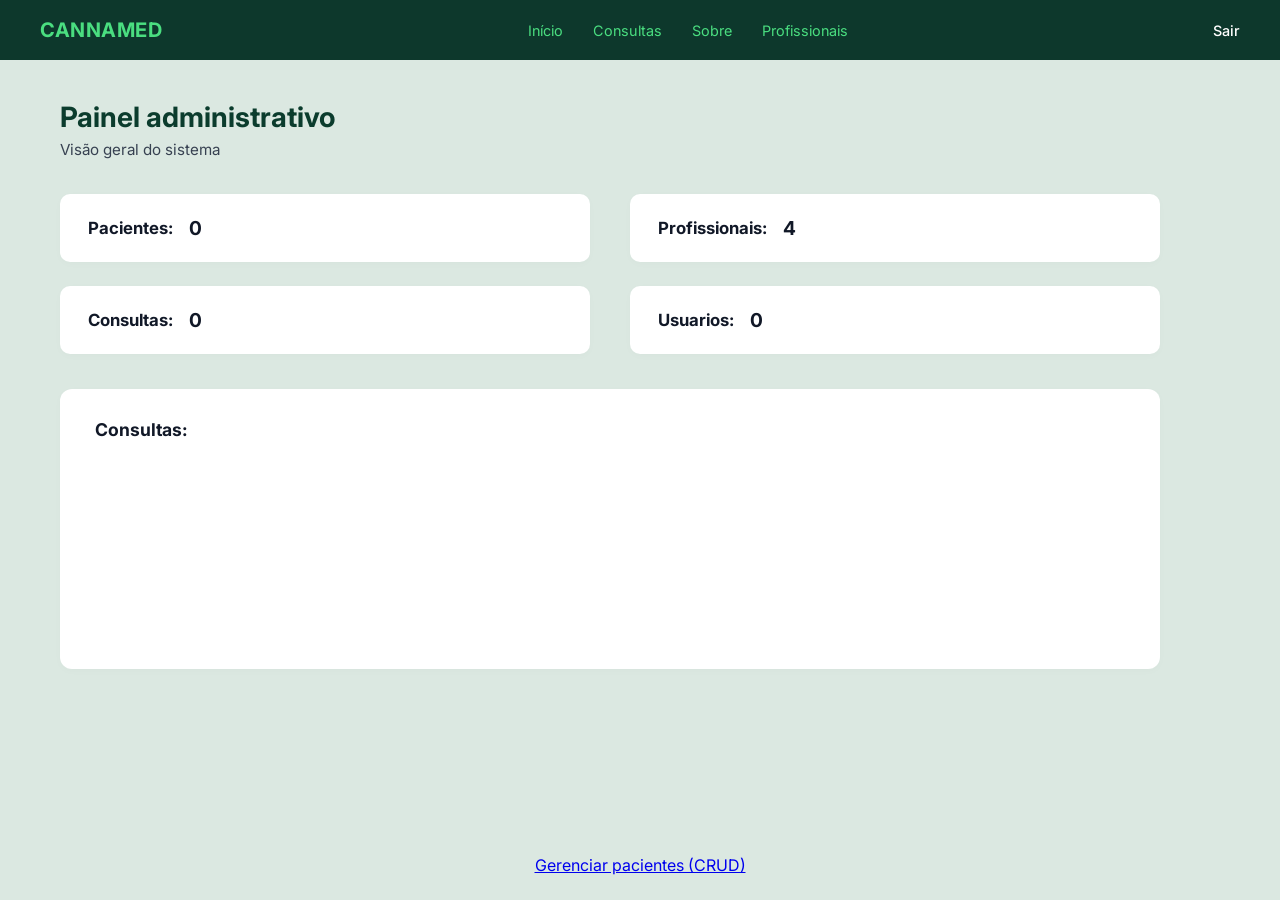
<file: backend/src/main/webapp/admin.html>
<!DOCTYPE html>
<html lang="pt-BR">
<head>
    <meta charset="UTF-8">
    <meta name="viewport" content="width=device-width, initial-scale=1.0">
    <title>CANNAMED - Painel Administrativo</title>
    <link rel="stylesheet" href="style-admin.css">
    <link rel="preconnect" href="https://fonts.googleapis.com">
    <link rel="preconnect" href="https://fonts.gstatic.com" crossorigin>
    <link href="https://fonts.googleapis.com/css2?family=Inter:wght@400;500;600;700&display=swap" rel="stylesheet">
</head>
<body>


<header class="navbar">
    <a href="index.html" class="logo">
        CANNAMED
    </a>
    <nav class="nav-links">
        <a href="index.html">Início</a>
        <a href="minhas-consultas.html">Consultas</a>
        <a href="#">Sobre</a>
        <a href="#">Profissionais</a>
    </nav>
    <div class="auth-buttons">
        <a href="entrar.html" class="btn-login">Sair</a>
    </div>
</header>


<main class="admin-container">
    <div class="admin-wrapper">


        <div class="admin-header-title">
            <h1>Painel administrativo</h1>
            <p>Visão geral do sistema</p>
        </div>


        <div class="metrics-grid">
            <div class="metric-card">
                <span class="metric-label">Pacientes:</span>
                <span class="metric-value">0</span>
            </div>

            <div class="metric-card">
                <span class="metric-label">Profissionais:</span>
                <span class="metric-value">4</span>
            </div>

            <div class="metric-card">
                <span class="metric-label">Consultas:</span>
                <span class="metric-value">0</span>
            </div>

            <div class="metric-card">
                <span class="metric-label">Usuarios:</span>
                <span class="metric-value">0</span>
            </div>
        </div>


        <div class="consultas-panel-card">
            <h2>Consultas:</h2>

        </div>

    </div>
</main>

<p style="text-align:center;padding:25px"><a href="pacientes">Gerenciar pacientes (CRUD)</a></p></body>
</html>
</file>
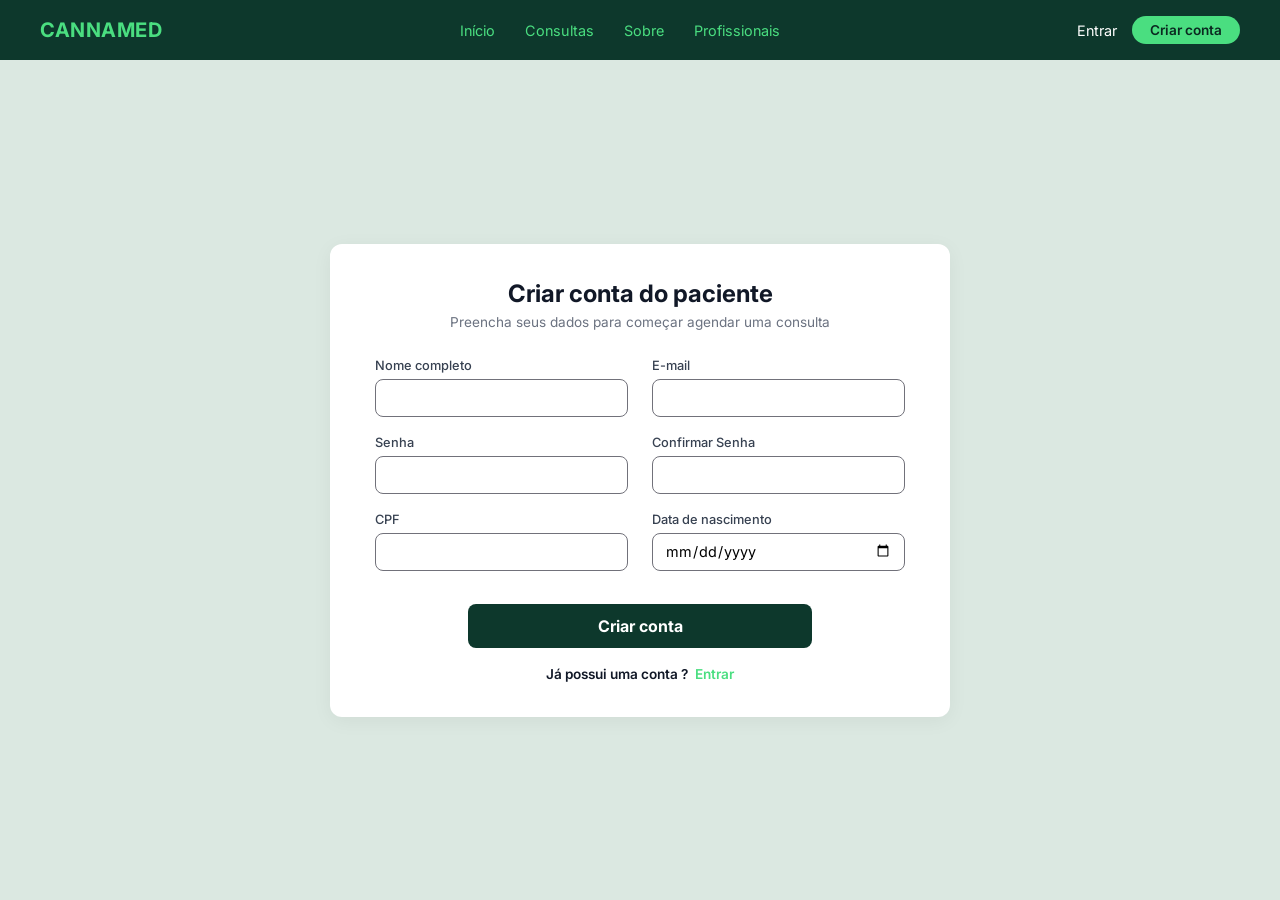
<file: backend/src/main/webapp/cadastro.html>
<!DOCTYPE html>
<html lang="pt-BR">
<head>
    <meta charset="UTF-8">
    <meta name="viewport" content="width=device-width, initial-scale=1.0">
    <title>CANNAMED - Criar Conta do Paciente</title>
    <link rel="stylesheet" href="style-cadastro.css">
    <link rel="preconnect" href="https://fonts.googleapis.com">
    <link rel="preconnect" href="https://fonts.gstatic.com" crossorigin>
    <link href="https://fonts.googleapis.com/css2?family=Inter:wght@400;500;600;700&display=swap" rel="stylesheet">
</head>
<body>

<header class="navbar">
    <div class="logo">CANNAMED</div>
    <nav class="nav-links">
        <a href="index.html">Início</a>
        <a href="minhas-consultas.html">Consultas</a>
        <a href="#">Sobre</a>
        <a href="#">Profissionais</a>
    </nav>
    <div class="auth-buttons">
        <a href="entrar.html" class="btn-login">Entrar</a>
        <a href="cadastro.html" class="btn-register-nav">Criar conta</a>
    </div>
</header>

<main class="main-container">
    <div class="card-cadastro">
        <h1 class="title">Criar conta do paciente</h1>
        <p class="subtitle">Preencha seus dados para começar agendar uma consulta</p>


        <form action="cadastrar-paciente" method="POST" class="form-grid">
            <div class="form-group">
                <label for="nome">Nome completo</label>
                <input type="text" id="nome" name="nome" required>
            </div>

            <div class="form-group">
                <label for="email">E-mail</label>
                <input type="email" id="email" name="email" required>
            </div>

            <div class="form-group">
                <label for="senha">Senha</label>
                <input type="password" id="senha" name="senha" required>
            </div>

            <div class="form-group">
                <label for="confirmar-senha">Confirmar Senha</label>
                <input type="password" id="confirmar-senha" name="confirmarSenha" required>
            </div>

            <div class="form-group">
                <label for="cpf">CPF</label>
                <input type="text" id="cpf" name="cpf" required>
            </div>

            <div class="form-group">
                <label for="data-nascimento">Data de nascimento</label>
                <input type="date" id="data-nascimento" name="dataNascimento" required>
            </div>

            <div class="form-submit">
                <button type="submit" class="btn-submit">Criar conta</button>
            </div>
        </form>

        <div class="login-footer">
            Já possui uma conta ? <a href="entrar.html">Entrar</a>
        </div>
    </div>
</main>
<script>
    document.querySelector('.form-grid').addEventListener('submit', function(event) {
        const senha = document.getElementById('senha').value;
        const confirmarSenha = document.getElementById('confirmar-senha').value;

        if (senha !== confirmarSenha) {
            alert('As senhas não coincidem! Por favor, verifique.');
            event.preventDefault(); // Impede o envio do formulário
        }
    });
</script>
</body>



</html>
</file>
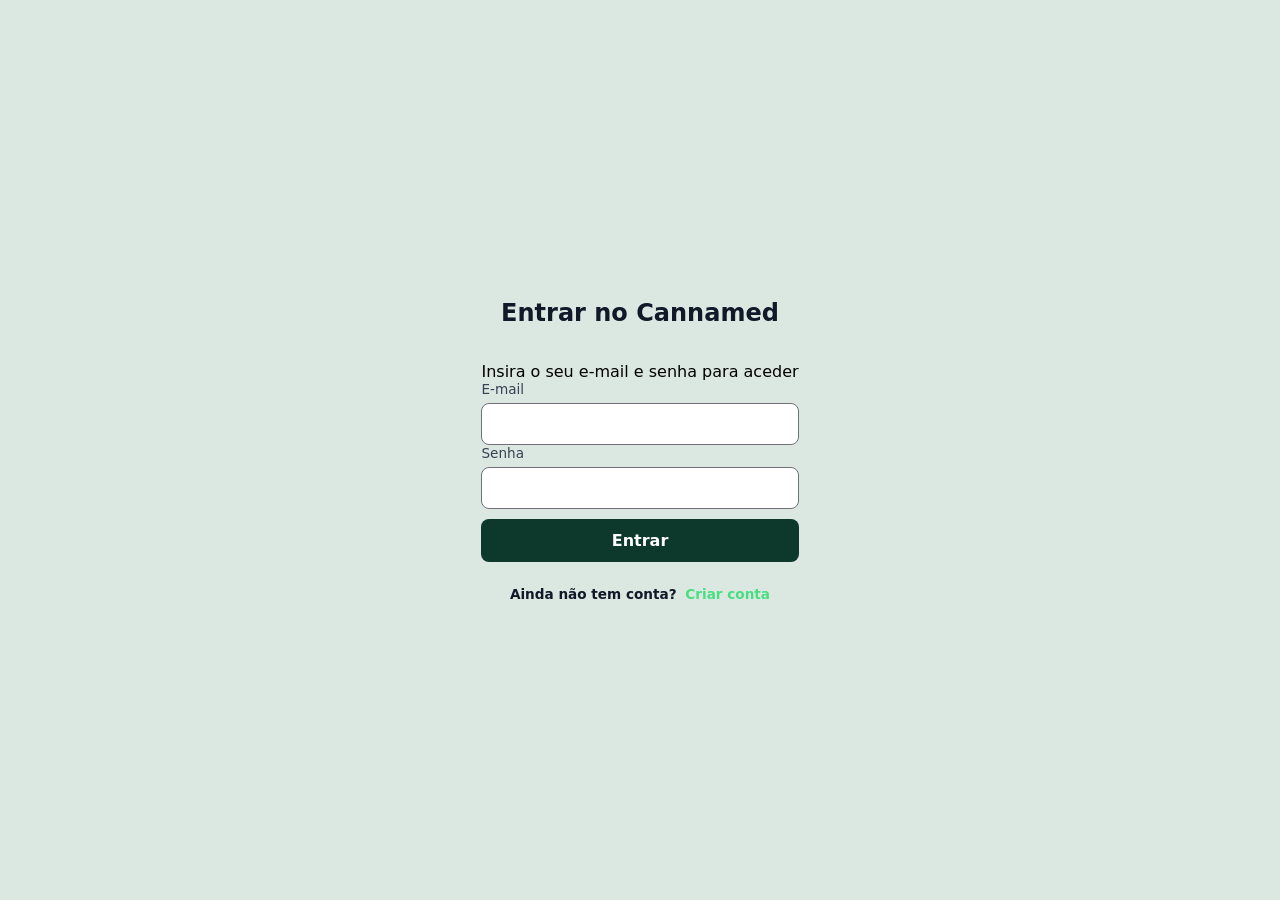
<file: backend/src/main/webapp/entrar.html>
<!DOCTYPE html>
<html lang="pt-BR">
<head>
    <meta charset="UTF-8">
    <meta name="viewport" content="width=device-width, initial-scale=1.0">
    <title>CANNAMED - Entrar</title>
    <link rel="stylesheet" href="style-entrar.css">
</head>
<body>

<div class="main-container">
    <div class="card-entrar">
        <h1 class="title">Entrar no Cannamed</h1>
        <p class="subtitle">Insira o seu e-mail e senha para aceder</p>


        <form action="login-paciente" method="POST" id="form-login" class="form-grid">
            <div class="form-group">
                <label for="email">E-mail</label>
                <input type="email" id="email" name="email" required>
            </div>

            <div class="form-group">
                <label for="senha">Senha</label>
                <input type="password" id="senha" name="senha" required>
            </div>

            <div class="form-submit">
                <button type="submit" class="btn-submit">Entrar</button>
            </div>
        </form>

        <p id="feedback" style="color:#a72d37;text-align:center"></p><div class="login-footer">
            Ainda não tem conta? <a href="cadastro.html">Criar conta</a>
        </div>
    </div>
</div>


<script>
    document.getElementById('form-login').addEventListener('submit', function(event) {
        const email = document.getElementById('email').value.trim();
        const senha = document.getElementById('senha').value.trim();

        if (!email || !senha) {
            alert('Por favor, preencha todos os campos antes de continuar.');
            event.preventDefault(); // Impede o envio se estiver vazio
        }
    });
</script>

<script>if(new URLSearchParams(location.search).has("erro"))document.getElementById("feedback").textContent="E-mail ou senha inválidos.";</script></body>
</html>
</file>
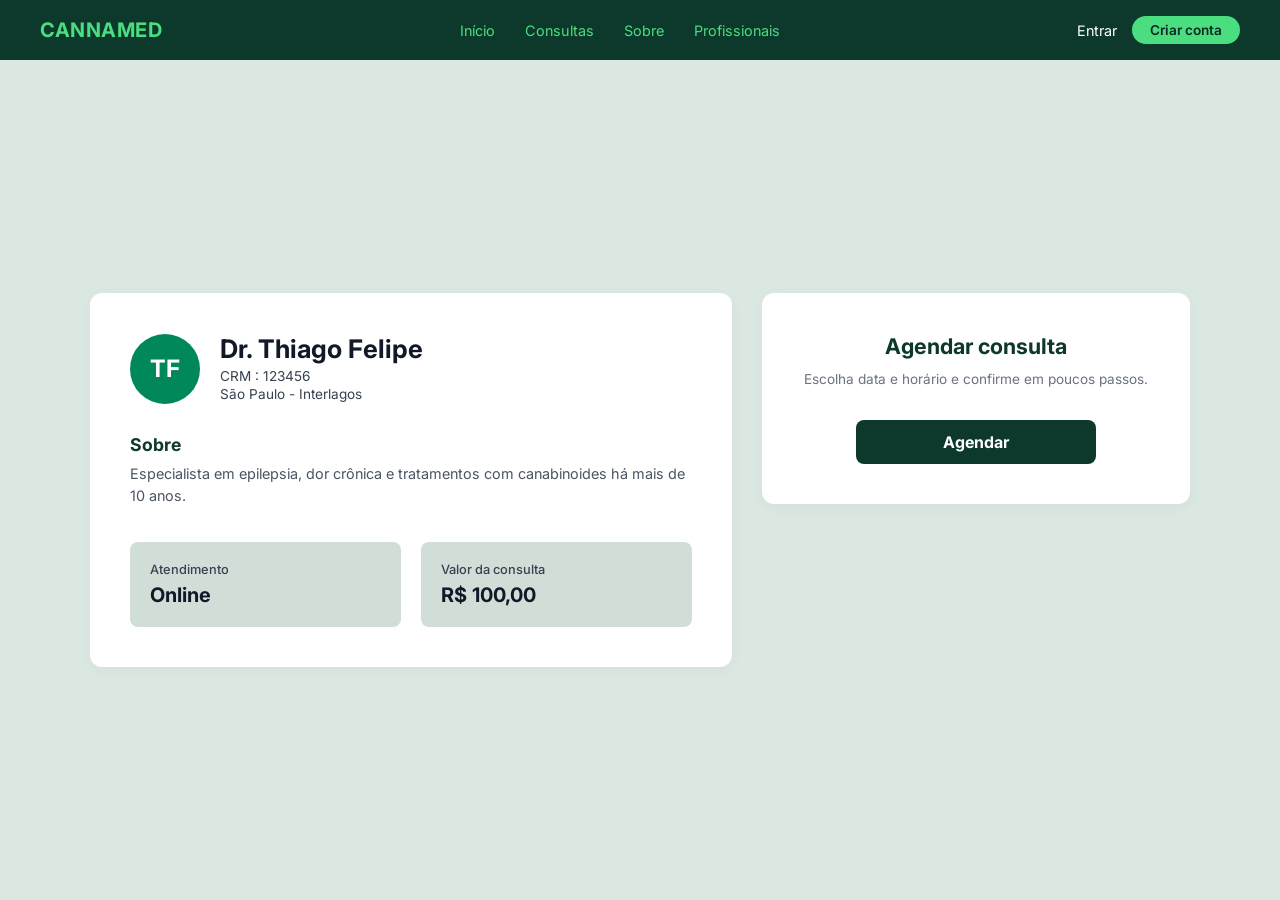
<file: backend/src/main/webapp/perfil.html>
<!DOCTYPE html>
<html lang="pt-BR">
<head>
    <meta charset="UTF-8">
    <meta name="viewport" content="width=device-width, initial-scale=1.0">
    <title>CANNAMED - Dr. Thiago Felipe</title>
    <link rel="stylesheet" href="style-perfil.css">
    <link rel="preconnect" href="https://fonts.googleapis.com">
    <link rel="preconnect" href="https://fonts.gstatic.com" crossorigin>
    <link href="https://fonts.googleapis.com/css2?family=Inter:wght@400;500;600;700&display=swap" rel="stylesheet">
</head>
<body>


<header class="navbar">
    <div class="logo">
        CANNAMED
    </div>
    <nav class="nav-links">
        <a href="index.html">Início</a>
        <a href="#">Consultas</a>
        <a href="#">Sobre</a>
        <a href="#">Profissionais</a>
    </nav>
    <div class="auth-buttons">
        <a href="entrar.html" class="btn-login">Entrar</a>
        <a href="cadastro.html" class="btn-register-nav">Criar conta</a>
    </div>
</header>


<main class="main-container">
    <div class="perfil-layout">


        <div class="card-medico-detalhe">
            <div class="medico-header">
                <div class="avatar-circle">TF</div>
                <div class="medico-info-principal">
                    <h1>Dr. Thiago Felipe</h1>
                    <p class="crm">CRM : 123456</p>
                    <p class="localizacao">São Paulo - Interlagos</p>
                </div>
            </div>

            <div class="medico-sobre">
                <h3>Sobre</h3>
                <p>Especialista em epilepsia, dor crônica e tratamentos com canabinoides há mais de 10 anos.</p>
            </div>

            <div class="detalhes-grid">
                <div class="detalhe-box">
                    <span class="detalhe-label">Atendimento</span>
                    <span class="detalhe-valor">Online</span>
                </div>
                <div class="detalhe-box">
                    <span class="detalhe-label">Valor da consulta</span>
                    <span class="detalhe-valor">R$ 100,00</span>
                </div>
            </div>
        </div>


        <div class="card-agendar">
            <h2>Agendar consulta</h2>
            <p class="agendar-desc">Escolha data e horário e confirme em poucos passos.</p>
            <a href="agendar.html" class="btn-agendar">Agendar</a>
        </div>

    </div>
</main>

</body>
</html>
</file>
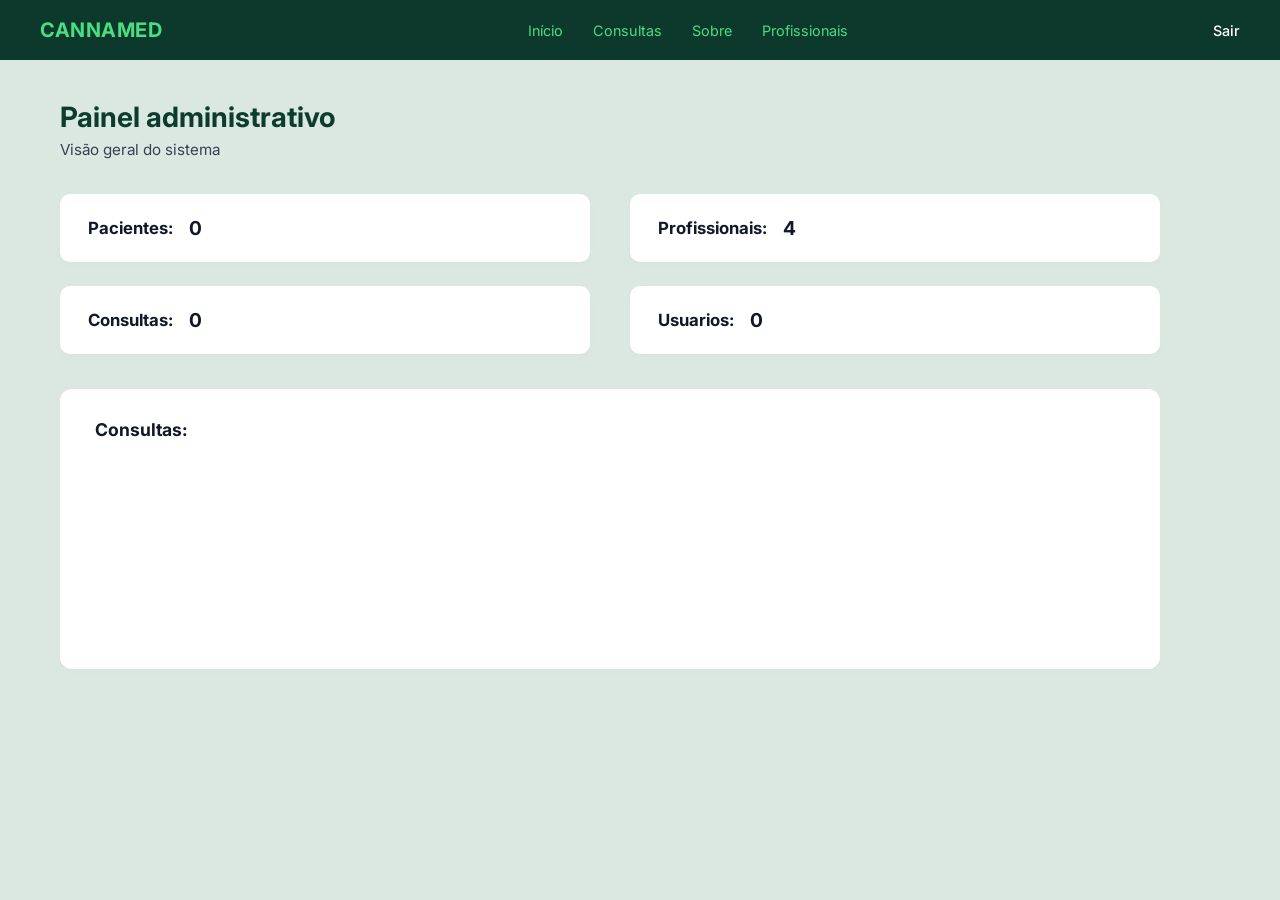
<file: backend/src/main/resources/frontend/admin.html>
<!DOCTYPE html>
<html lang="pt-BR">
<head>
    <meta charset="UTF-8">
    <meta name="viewport" content="width=device-width, initial-scale=1.0">
    <title>CANNAMED - Painel Administrativo</title>
    <link rel="stylesheet" href="style-admin.css">
    <link rel="preconnect" href="https://fonts.googleapis.com">
    <link rel="preconnect" href="https://fonts.gstatic.com" crossorigin>
    <link href="https://fonts.googleapis.com/css2?family=Inter:wght@400;500;600;700&display=swap" rel="stylesheet">
</head>
<body>


<header class="navbar">
    <a href="index.html" class="logo">
        CANNAMED
    </a>
    <nav class="nav-links">
        <a href="index.html">Início</a>
        <a href="minhas-consultas.html">Consultas</a>
        <a href="#">Sobre</a>
        <a href="#">Profissionais</a>
    </nav>
    <div class="auth-buttons">
        <a href="entrar.html" class="btn-login">Sair</a>
    </div>
</header>


<main class="admin-container">
    <div class="admin-wrapper">


        <div class="admin-header-title">
            <h1>Painel administrativo</h1>
            <p>Visão geral do sistema</p>
        </div>


        <div class="metrics-grid">
            <div class="metric-card">
                <span class="metric-label">Pacientes:</span>
                <span class="metric-value">0</span>
            </div>

            <div class="metric-card">
                <span class="metric-label">Profissionais:</span>
                <span class="metric-value">4</span>
            </div>

            <div class="metric-card">
                <span class="metric-label">Consultas:</span>
                <span class="metric-value">0</span>
            </div>

            <div class="metric-card">
                <span class="metric-label">Usuarios:</span>
                <span class="metric-value">0</span>
            </div>
        </div>


        <div class="consultas-panel-card">
            <h2>Consultas:</h2>

        </div>

    </div>
</main>

</body>
</html>
</file>
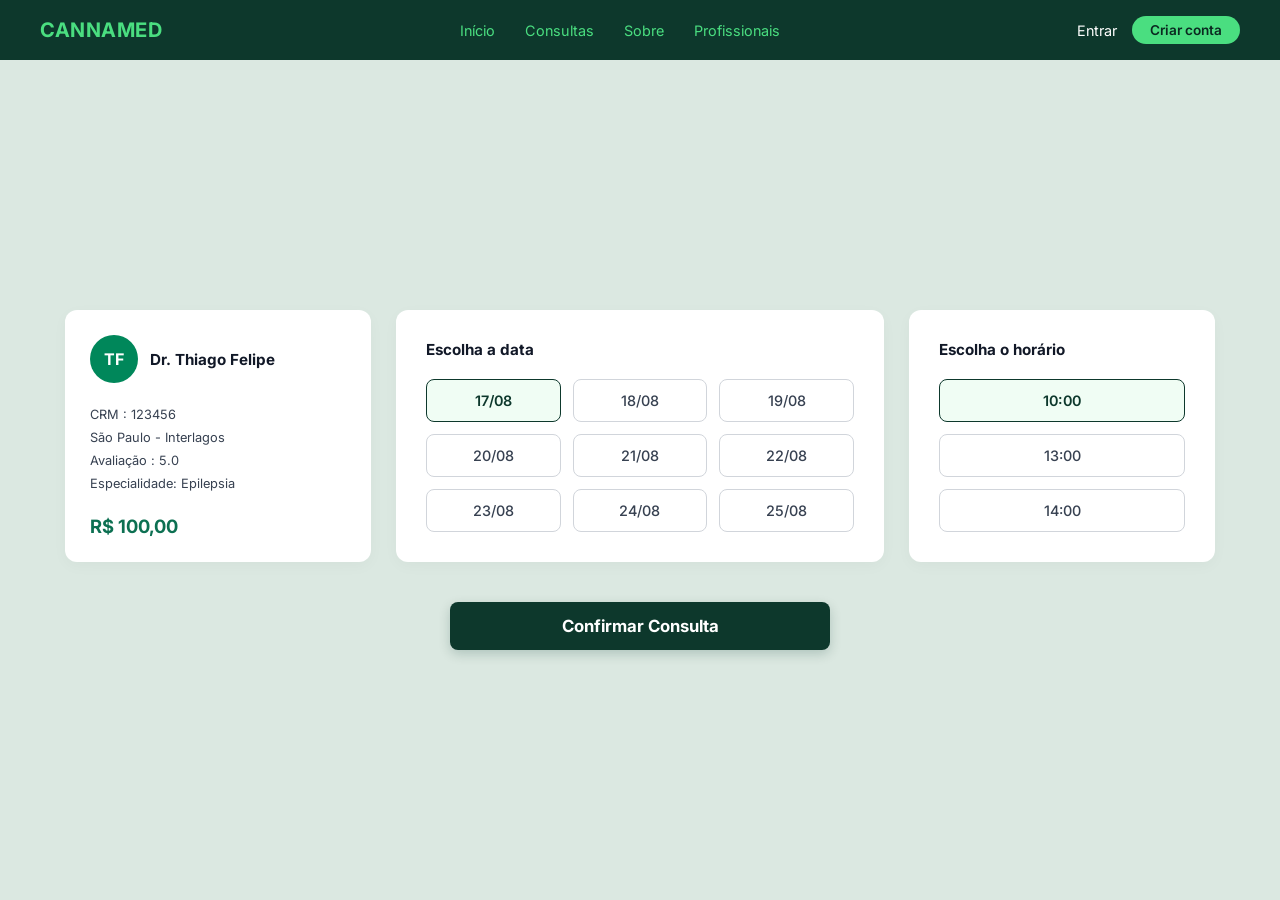
<file: backend/src/main/resources/frontend/agendar.html>
<!DOCTYPE html>
<html lang="pt-BR">
<head>
    <meta charset="UTF-8">
    <meta name="viewport" content="width=device-width, initial-scale=1.0">
    <title>CANNAMED - Agendar Consulta</title>
    <link rel="stylesheet" href="style-agendar.css">
    <link rel="preconnect" href="https://fonts.googleapis.com">
    <link rel="preconnect" href="https://fonts.gstatic.com" crossorigin>
    <link href="https://fonts.googleapis.com/css2?family=Inter:wght@400;500;600;700&display=swap" rel="stylesheet">
</head>
<body>


<header class="navbar">
    <div class="logo">
        CANNAMED
    </div>
    <nav class="nav-links">
        <a href="index.html">Início</a>
        <a href="#">Consultas</a>
        <a href="#">Sobre</a>
        <a href="#">Profissionais</a>
    </nav>
    <div class="auth-buttons">
        <a href="entrar.html" class="btn-login">Entrar</a>
        <a href="cadastro.html" class="btn-register-nav">Criar conta</a>
    </div>
</header>


<main class="main-container">
    <div class="agendar-layout">


        <div class="card-medico-resumo">
            <div class="medico-header">
                <div class="avatar-circle">TF</div>
                <h3 class="medico-nome">Dr. Thiago Felipe</h3>
            </div>
            <div class="medico-detalhes">
                <p>CRM : 123456</p>
                <p>São Paulo - Interlagos</p>
                <p>Avaliação : 5.0</p>
                <p>Especialidade: Epilepsia</p>
            </div>
            <div class="medico-preco">
                <span>R$ 100,00</span>
            </div>
        </div>


        <div class="card-datas">
            <h3>Escolha a data</h3>
            <div class="datas-grid">
                <button class="btn-opcao active">17/08</button>
                <button class="btn-opcao">18/08</button>
                <button class="btn-opcao">19/08</button>
                <button class="btn-opcao">20/08</button>
                <button class="btn-opcao">21/08</button>
                <button class="btn-opcao">22/08</button>
                <button class="btn-opcao">23/08</button>
                <button class="btn-opcao">24/08</button>
                <button class="btn-opcao">25/08</button>
            </div>
        </div>


        <div class="card-horarios">
            <h3>Escolha o horário</h3>
            <div class="horarios-list">
                <button class="btn-opcao active">10:00</button>
                <button class="btn-opcao">13:00</button>
                <button class="btn-opcao">14:00</button>
            </div>
        </div>

    </div>


    <div class="confirmar-container">
        <button type="button" class="btn-confirmar">Confirmar Consulta</button>
    </div>
</main>

</body>
</html>
</file>
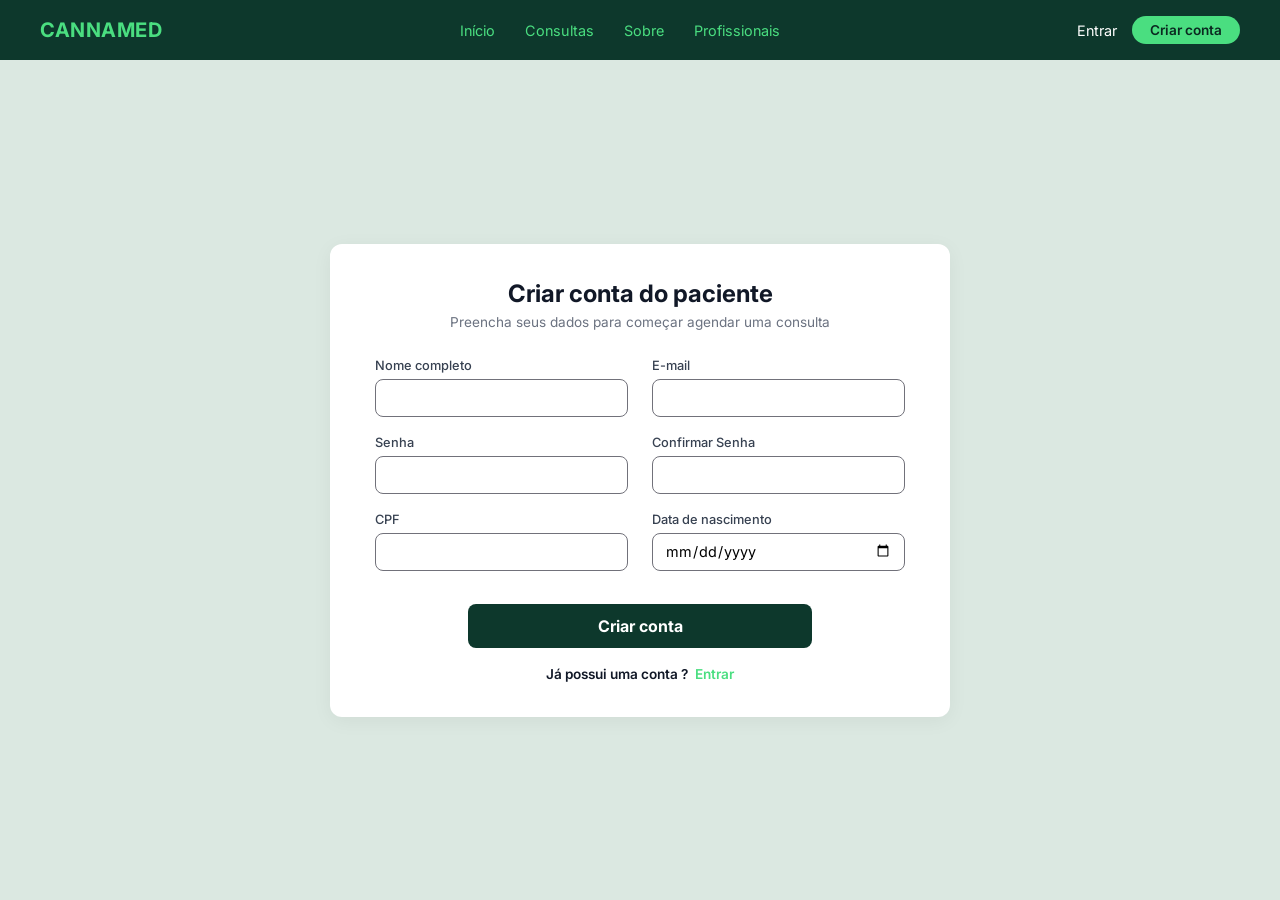
<file: backend/src/main/resources/frontend/cadastro.html>
<!DOCTYPE html>
<html lang="pt-BR">
<head>
    <meta charset="UTF-8">
    <meta name="viewport" content="width=device-width, initial-scale=1.0">
    <title>CANNAMED - Criar Conta do Paciente</title>
    <link rel="stylesheet" href="style-cadastro.css">
    <link rel="preconnect" href="https://fonts.googleapis.com">
    <link rel="preconnect" href="https://fonts.gstatic.com" crossorigin>
    <link href="https://fonts.googleapis.com/css2?family=Inter:wght@400;500;600;700&display=swap" rel="stylesheet">
</head>
<body>


<header class="navbar">
    <div class="logo">
        CANNAMED
    </div>
    <nav class="nav-links">
        <a href="index.html">Início</a>
        <a href="#">Consultas</a>
        <a href="#">Sobre</a>
        <a href="#">Profissionais</a>
    </nav>
    <div class="auth-buttons">
        <a href="entrar.html" class="btn-login">Entrar</a>
        <a href="cadastro.html" class="btn-register-nav">Criar conta</a>
    </div>
</header>


<main class="main-container">
    <div class="card-cadastro">
        <h1 class="title">Criar conta do paciente</h1>
        <p class="subtitle">Preencha seus dados para começar agendar uma consulta</p>

        <form action="#" method="POST" class="form-grid">
            <div class="form-group">
                <label for="nome">Nome completo</label>
                <input type="text" id="nome" name="nome" placeholder="" required>
            </div>

            <div class="form-group">
                <label for="email">E-mail</label>
                <input type="email" id="email" name="email" placeholder="" required>
            </div>

            <div class="form-group">
                <label for="senha">Senha</label>
                <input type="password" id="senha" name="senha" placeholder="" required>
            </div>

            <div class="form-group">
                <label for="confirmar-senha">Confirmar Senha</label>
                <input type="password" id="confirmar-senha" name="confirmarSenha" placeholder="" required>
            </div>

            <div class="form-group">
                <label for="cpf">CPF</label>
                <input type="text" id="cpf" name="cpf" placeholder="" required>
            </div>

            <div class="form-group">
                <label for="data-nascimento">Data de nascimento</label>
                <input type="date" id="data-nascimento" name="dataNascimento" required>
            </div>

            <div class="form-submit">
                <button type="submit" class="btn-submit">Criar conta</button>
            </div>
        </form>

        <div class="login-footer">
            Já possui uma conta ? <a href="#">Entrar</a>
        </div>
    </div>
</main>

</body>
</html>
</file>
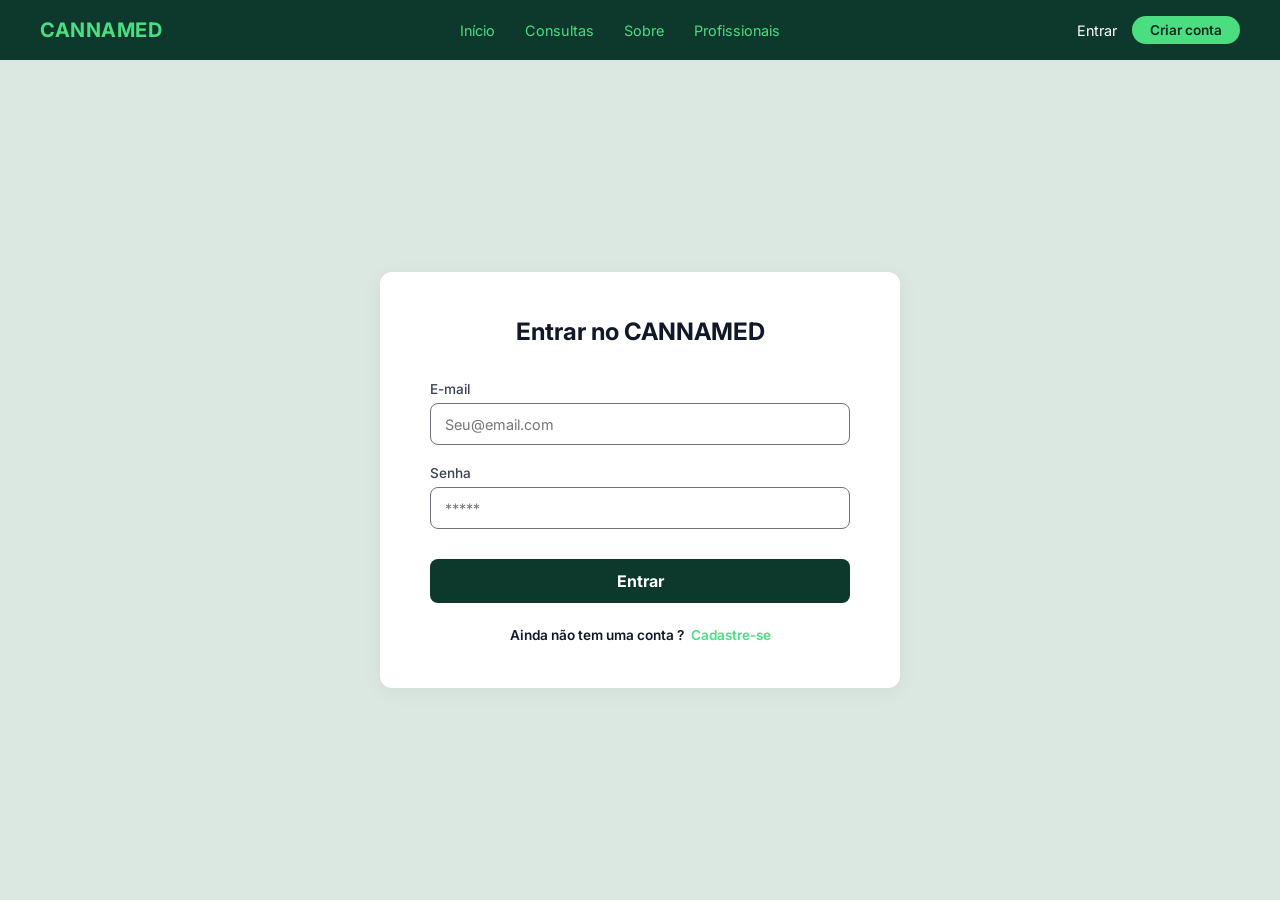
<file: backend/src/main/resources/frontend/entrar.html>
<!DOCTYPE html>
<html lang="pt-BR">
<head>
    <meta charset="UTF-8">
    <meta name="viewport" content="width=device-width, initial-scale=1.0">
    <title>CANNAMED - Entrar no CANNAMED</title>
    <link rel="stylesheet" href="style-entrar.css">
    <link rel="preconnect" href="https://fonts.googleapis.com">
    <link rel="preconnect" href="https://fonts.gstatic.com" crossorigin>
    <link href="https://fonts.googleapis.com/css2?family=Inter:wght@400;500;600;700&display=swap" rel="stylesheet">
</head>
<body>


<header class="navbar">
    <div class="logo">
        CANNAMED
    </div>
    <nav class="nav-links">
        <a href="index.html">Início</a>
        <a href="#">Consultas</a>
        <a href="#">Sobre</a>
        <a href="#">Profissionais</a>
    </nav>
    <div class="auth-buttons">
        <a href="login.html" class="btn-login">Entrar</a>
        <a href="cadastro.html" class="btn-register-nav">Criar conta</a>
    </div>
</header>


<main class="main-container">
    <div class="card-login">
        <h1 class="title">Entrar no CANNAMED</h1>

        <form action="#" method="POST" class="form-login">
            <div class="form-group">
                <label for="email">E-mail</label>
                <input type="email" id="email" name="email" placeholder="Seu@email.com" required>
            </div>

            <div class="form-group">
                <label for="senha">Senha</label>
                <input type="password" id="senha" name="senha" placeholder="*****" required>
            </div>

            <div class="form-submit">
                <button type="submit" class="btn-submit">Entrar</button>
            </div>
        </form>

        <div class="login-footer">
            Ainda não tem uma conta ? <a href="cadastro.html">Cadastre-se</a>
        </div>
    </div>
</main>

</body>
</html>
</file>
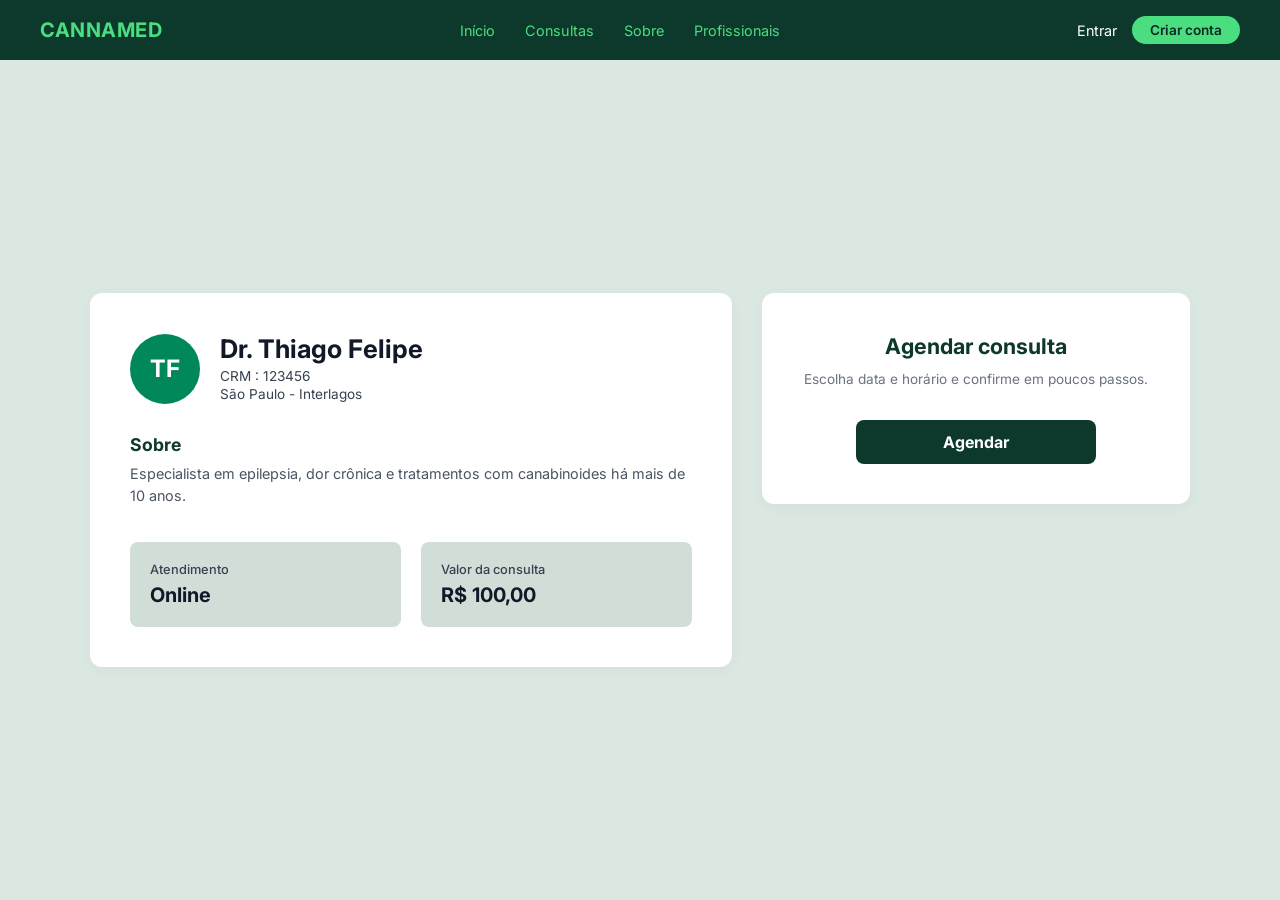
<file: backend/src/main/resources/frontend/perfil.html>
<!DOCTYPE html>
<html lang="pt-BR">
<head>
    <meta charset="UTF-8">
    <meta name="viewport" content="width=device-width, initial-scale=1.0">
    <title>CANNAMED - Dr. Thiago Felipe</title>
    <link rel="stylesheet" href="style-perfil.css">
    <link rel="preconnect" href="https://fonts.googleapis.com">
    <link rel="preconnect" href="https://fonts.gstatic.com" crossorigin>
    <link href="https://fonts.googleapis.com/css2?family=Inter:wght@400;500;600;700&display=swap" rel="stylesheet">
</head>
<body>


<header class="navbar">
    <div class="logo">
        CANNAMED
    </div>
    <nav class="nav-links">
        <a href="index.html">Início</a>
        <a href="#">Consultas</a>
        <a href="#">Sobre</a>
        <a href="#">Profissionais</a>
    </nav>
    <div class="auth-buttons">
        <a href="login.html" class="btn-login">Entrar</a>
        <a href="cadastro.html" class="btn-register-nav">Criar conta</a>
    </div>
</header>


<main class="main-container">
    <div class="perfil-layout">


        <div class="card-medico-detalhe">
            <div class="medico-header">
                <div class="avatar-circle">TF</div>
                <div class="medico-info-principal">
                    <h1>Dr. Thiago Felipe</h1>
                    <p class="crm">CRM : 123456</p>
                    <p class="localizacao">São Paulo - Interlagos</p>
                </div>
            </div>

            <div class="medico-sobre">
                <h3>Sobre</h3>
                <p>Especialista em epilepsia, dor crônica e tratamentos com canabinoides há mais de 10 anos.</p>
            </div>

            <div class="detalhes-grid">
                <div class="detalhe-box">
                    <span class="detalhe-label">Atendimento</span>
                    <span class="detalhe-valor">Online</span>
                </div>
                <div class="detalhe-box">
                    <span class="detalhe-label">Valor da consulta</span>
                    <span class="detalhe-valor">R$ 100,00</span>
                </div>
            </div>
        </div>


        <div class="card-agendar">
            <h2>Agendar consulta</h2>
            <p class="agendar-desc">Escolha data e horário e confirme em poucos passos.</p>
            <a href="agendar.html" class="btn-agendar">Agendar</a>
        </div>

    </div>
</main>

</body>
</html>
</file>
<file: backend/src/main/webapp/style-admin.css>
* {
    margin: 0;
    padding: 0;
    box-sizing: border-box;
    font-family: 'Inter', system-ui, -apple-system, sans-serif;
}

body {
    background-color: #dbe8e1;
    min-height: 100vh;
    display: flex;
    flex-direction: column;
}


.navbar {
    background-color: #0d382c;
    height: 60px;
    padding: 0 40px;
    display: flex;
    align-items: center;
    justify-content: space-between;
}

.logo {
    color: #4ade80;
    font-size: 1.25rem;
    font-weight: 700;
    text-decoration: none;
    letter-spacing: 0.5px;
}

.nav-links {
    display: flex;
    gap: 30px;
}

.nav-links a {
    color: #4ade80;
    text-decoration: none;
    font-size: 0.9rem;
    transition: opacity 0.2s;
}

.nav-links a:hover {
    opacity: 0.8;
}

.auth-buttons {
    display: flex;
    align-items: center;
}

.btn-login {
    color: #ffffff;
    text-decoration: none;
    font-size: 0.9rem;
    font-weight: 500;
}

.admin-container {
    flex: 1;
    padding: 40px 60px;
    display: flex;
    justify-content: flex-start;
}

.admin-wrapper {
    width: 100%;
    max-width: 1100px;
}


.admin-header-title {
    margin-bottom: 35px;
}

.admin-header-title h1 {
    color: #0b3c2d;
    font-size: 1.75rem;
    font-weight: 700;
    margin-bottom: 6px;
}

.admin-header-title p {
    color: #374151;
    font-size: 0.95rem;
}

.metrics-grid {
    display: grid;
    grid-template-columns: repeat(2, 1fr);
    gap: 24px 40px;
    margin-bottom: 35px;
}

.metric-card {
    background-color: #ffffff;
    border-radius: 10px;
    padding: 22px 28px;
    display: flex;
    align-items: center;
    gap: 16px;
    box-shadow: 0 2px 8px rgba(0, 0, 0, 0.02);
}

.metric-label {
    color: #111827;
    font-size: 1.05rem;
    font-weight: 700;
}

.metric-value {
    color: #111827;
    font-size: 1.2rem;
    font-weight: 700;
}


.consultas-panel-card {
    background-color: #ffffff;
    border-radius: 12px;
    padding: 30px 35px;
    min-height: 280px;
    box-shadow: 0 2px 8px rgba(0, 0, 0, 0.02);
}

.consultas-panel-card h2 {
    color: #111827;
    font-size: 1.1rem;
    font-weight: 700;
    margin-bottom: 20px;
}


@media (max-width: 768px) {
    .admin-container {
        padding: 25px 20px;
    }
    .metrics-grid {
        grid-template-columns: 1fr;
        gap: 16px;
    }
}
</file>
<file: backend/src/main/webapp/style-cadastro.css>
* {
    margin: 0;
    padding: 0;
    box-sizing: border-box;
    font-family: 'Inter', system-ui, -apple-system, sans-serif;
}

body {
    background-color: #dbe8e1;
    min-height: 100vh;
    display: flex;
    flex-direction: column;
}


.navbar {
    background-color: #0d382c;
    height: 60px;
    padding: 0 40px;
    display: flex;
    align-items: center;
    justify-content: space-between;
}

.logo {
    color: #4ade80;
    font-size: 1.25rem;
    font-weight: 700;
    letter-spacing: 0.5px;
}

.nav-links {
    display: flex;
    gap: 30px;
}

.nav-links a {
    color: #4ade80;
    text-decoration: none;
    font-size: 0.9rem;
    transition: opacity 0.2s;
}

.nav-links a:hover {
    opacity: 0.8;
}

.auth-buttons {
    display: flex;
    align-items: center;
    gap: 15px;
}

.btn-login {
    color: #ffffff;
    text-decoration: none;
    font-size: 0.9rem;
}

.btn-register-nav {
    background-color: #4ade80;
    color: #0b2920;
    text-decoration: none;
    padding: 6px 18px;
    border-radius: 20px;
    font-size: 0.85rem;
    font-weight: 600;
}


.main-container {
    flex: 1;
    display: flex;
    align-items: center;
    justify-content: center;
    padding: 40px 20px;
}


.card-cadastro {
    background-color: #ffffff;
    width: 100%;
    max-width: 620px;
    border-radius: 12px;
    padding: 35px 45px;
    box-shadow: 0 4px 20px rgba(0, 0, 0, 0.05);
}

.title {
    color: #111827;
    font-size: 1.5rem;
    font-weight: 700;
    text-align: center;
    margin-bottom: 6px;
}

.subtitle {
    color: #6b7280;
    font-size: 0.85rem;
    text-align: center;
    margin-bottom: 28px;
}


.form-grid {
    display: grid;
    grid-template-columns: 1fr 1fr;
    gap: 18px 24px;
}

.form-group {
    display: flex;
    flex-direction: column;
}

.form-group label {
    font-size: 0.8rem;
    color: #374151;
    margin-bottom: 6px;
    font-weight: 500;
}

.form-group input {
    width: 100%;
    height: 38px;
    border: 1px solid #71717a;
    border-radius: 8px;
    padding: 0 12px;
    font-size: 0.9rem;
    outline: none;
    transition: border-color 0.2s;
}

.form-group input:focus {
    border-color: #0d382c;
}


.form-submit {
    grid-column: span 2;
    display: flex;
    justify-content: center;
    margin-top: 15px;
}

.btn-submit {
    background-color: #0d382c;
    color: #ffffff;
    border: none;
    width: 65%;
    padding: 12px 0;
    border-radius: 8px;
    font-size: 1rem;
    font-weight: 700;
    cursor: pointer;
    transition: background-color 0.2s;
}

.btn-submit:hover {
    background-color: #09281f;
}


.login-footer {
    text-align: center;
    margin-top: 18px;
    font-size: 0.85rem;
    color: #111827;
    font-weight: 600;
}

.login-footer a {
    color: #4ade80;
    text-decoration: none;
    margin-left: 4px;
}

.login-footer a:hover {
    text-decoration: underline;
}


@media (max-width: 640px) {
    .form-grid {
        grid-template-columns: 1fr;
    }
    .form-submit {
        grid-column: span 1;
    }
    .btn-submit {
        width: 100%;
    }
    .navbar {
        padding: 0 15px;
    }
    .nav-links {
        display: none;
    }
}
</file>
<file: backend/src/main/webapp/style-entrar.css>
* {
    margin: 0;
    padding: 0;
    box-sizing: border-box;
    font-family: 'Inter', system-ui, -apple-system, sans-serif;
}

body {
    background-color: #dbe8e1;
    min-height: 100vh;
    display: flex;
    flex-direction: column;
}


.navbar {
    background-color: #0d382c;
    height: 60px;
    padding: 0 40px;
    display: flex;
    align-items: center;
    justify-content: space-between;
}

.logo {
    color: #4ade80;
    font-size: 1.25rem;
    font-weight: 700;
    letter-spacing: 0.5px;
}

.nav-links {
    display: flex;
    gap: 30px;
}

.nav-links a {
    color: #4ade80;
    text-decoration: none;
    font-size: 0.9rem;
    transition: opacity 0.2s;
}

.nav-links a:hover {
    opacity: 0.8;
}

.auth-buttons {
    display: flex;
    align-items: center;
    gap: 15px;
}

.btn-login {
    color: #ffffff;
    text-decoration: none;
    font-size: 0.9rem;
}

.btn-register-nav {
    background-color: #4ade80;
    color: #0b2920;
    text-decoration: none;
    padding: 6px 18px;
    border-radius: 20px;
    font-size: 0.85rem;
    font-weight: 600;
}


.main-container {
    flex: 1;
    display: flex;
    align-items: center;
    justify-content: center;
    padding: 40px 20px;
}


.card-login {
    background-color: #ffffff;
    width: 100%;
    max-width: 520px;
    border-radius: 12px;
    padding: 45px 50px;
    box-shadow: 0 4px 20px rgba(0, 0, 0, 0.05);
}

.title {
    color: #111827;
    font-size: 1.5rem;
    font-weight: 700;
    text-align: center;
    margin-bottom: 35px;
}


.form-login {
    display: flex;
    flex-direction: column;
    gap: 20px;
}

.form-group {
    display: flex;
    flex-direction: column;
}

.form-group label {
    font-size: 0.85rem;
    color: #374151;
    margin-bottom: 6px;
    font-weight: 500;
}

.form-group input {
    width: 100%;
    height: 42px;
    border: 1px solid #71717a;
    border-radius: 8px;
    padding: 0 14px;
    font-size: 0.9rem;
    outline: none;
    transition: border-color 0.2s;
}

.form-group input:focus {
    border-color: #0d382c;
}

.form-submit {
    display: flex;
    justify-content: center;
    margin-top: 10px;
}

.btn-submit {
    background-color: #0d382c;
    color: #ffffff;
    border: none;
    width: 100%;
    padding: 12px 0;
    border-radius: 8px;
    font-size: 1rem;
    font-weight: 700;
    cursor: pointer;
    transition: background-color 0.2s;
}

.btn-submit:hover {
    background-color: #09281f;
}


.login-footer {
    text-align: center;
    margin-top: 24px;
    font-size: 0.85rem;
    color: #111827;
    font-weight: 600;
}

.login-footer a {
    color: #4ade80;
    text-decoration: none;
    margin-left: 4px;
}

.login-footer a:hover {
    text-decoration: underline;
}


@media (max-width: 640px) {
    .card-login {
        padding: 30px 20px;
    }
    .navbar {
        padding: 0 15px;
    }
    .nav-links {
        display: none;
    }
}
</file>
<file: backend/src/main/webapp/style-perfil.css>
* {
    margin: 0;
    padding: 0;
    box-sizing: border-box;
    font-family: 'Inter', system-ui, -apple-system, sans-serif;
}

body {
    background-color: #dbe8e1;
    min-height: 100vh;
    display: flex;
    flex-direction: column;
}


.navbar {
    background-color: #0d382c;
    height: 60px;
    padding: 0 40px;
    display: flex;
    align-items: center;
    justify-content: space-between;
}

.logo {
    color: #4ade80;
    font-size: 1.25rem;
    font-weight: 700;
    letter-spacing: 0.5px;
}

.nav-links {
    display: flex;
    gap: 30px;
}

.nav-links a {
    color: #4ade80;
    text-decoration: none;
    font-size: 0.9rem;
    transition: opacity 0.2s;
}

.nav-links a:hover {
    opacity: 0.8;
}

.auth-buttons {
    display: flex;
    align-items: center;
    gap: 15px;
}

.btn-login {
    color: #ffffff;
    text-decoration: none;
    font-size: 0.9rem;
}

.btn-register-nav {
    background-color: #4ade80;
    color: #0b2920;
    text-decoration: none;
    padding: 6px 18px;
    border-radius: 20px;
    font-size: 0.85rem;
    font-weight: 600;
}


.main-container {
    flex: 1;
    padding: 50px 40px;
    display: flex;
    align-items: center;
    justify-content: center;
}

.perfil-layout {
    display: grid;
    grid-template-columns: 1.5fr 1fr;
    gap: 30px;
    width: 100%;
    max-width: 1100px;
    align-items: start;
}


.card-medico-detalhe {
    background-color: #ffffff;
    border-radius: 12px;
    padding: 40px;
    box-shadow: 0 4px 15px rgba(0, 0, 0, 0.03);
}

.medico-header {
    display: flex;
    align-items: center;
    gap: 20px;
    margin-bottom: 30px;
}

.avatar-circle {
    background-color: #00875a;
    color: #ffffff;
    width: 70px;
    height: 70px;
    border-radius: 50%;
    display: flex;
    align-items: center;
    justify-content: center;
    font-weight: 700;
    font-size: 1.5rem;
    flex-shrink: 0;
}

.medico-info-principal h1 {
    color: #111827;
    font-size: 1.6rem;
    font-weight: 700;
    margin-bottom: 4px;
}

.crm, .localizacao {
    color: #374151;
    font-size: 0.85rem;
    margin-bottom: 2px;
}

.medico-sobre {
    margin-bottom: 35px;
}

.medico-sobre h3 {
    color: #0d382c;
    font-size: 1.1rem;
    font-weight: 700;
    margin-bottom: 8px;
}

.medico-sobre p {
    color: #4b5563;
    font-size: 0.9rem;
    line-height: 1.5;
}


.detalhes-grid {
    display: grid;
    grid-template-columns: 1fr 1fr;
    gap: 20px;
}

.detalhe-box {
    background-color: #d1ded8;
    border-radius: 8px;
    padding: 20px;
    display: flex;
    flex-direction: column;
    gap: 6px;
}

.detalhe-label {
    color: #374151;
    font-size: 0.8rem;
    font-weight: 500;
}

.detalhe-valor {
    color: #111827;
    font-size: 1.25rem;
    font-weight: 700;
}


.card-agendar {
    background-color: #ffffff;
    border-radius: 12px;
    padding: 40px 30px;
    box-shadow: 0 4px 15px rgba(0, 0, 0, 0.03);
    display: flex;
    flex-direction: column;
    align-items: center;
    text-align: center;
}

.card-agendar h2 {
    color: #0d382c;
    font-size: 1.35rem;
    font-weight: 700;
    margin-bottom: 10px;
}

.agendar-desc {
    color: #6b7280;
    font-size: 0.85rem;
    line-height: 1.5;
    margin-bottom: 30px;
}

.btn-agendar {
    background-color: #0d382c;
    color: #ffffff;
    text-decoration: none;
    width: 100%;
    max-width: 240px;
    padding: 12px 0;
    border-radius: 8px;
    font-size: 1rem;
    font-weight: 700;
    transition: background-color 0.2s;
}

.btn-agendar:hover {
    background-color: #09281f;
}


@media (max-width: 860px) {
    .perfil-layout {
        grid-template-columns: 1fr;
    }
}

@media (max-width: 640px) {
    .main-container {
        padding: 20px 15px;
    }
    .card-medico-detalhe, .card-agendar {
        padding: 25px 20px;
    }
    .detalhes-grid {
        grid-template-columns: 1fr;
    }
}
</file>
<file: backend/src/main/resources/frontend/style-admin.css>
* {
    margin: 0;
    padding: 0;
    box-sizing: border-box;
    font-family: 'Inter', system-ui, -apple-system, sans-serif;
}

body {
    background-color: #dbe8e1;
    min-height: 100vh;
    display: flex;
    flex-direction: column;
}


.navbar {
    background-color: #0d382c;
    height: 60px;
    padding: 0 40px;
    display: flex;
    align-items: center;
    justify-content: space-between;
}

.logo {
    color: #4ade80;
    font-size: 1.25rem;
    font-weight: 700;
    text-decoration: none;
    letter-spacing: 0.5px;
}

.nav-links {
    display: flex;
    gap: 30px;
}

.nav-links a {
    color: #4ade80;
    text-decoration: none;
    font-size: 0.9rem;
    transition: opacity 0.2s;
}

.nav-links a:hover {
    opacity: 0.8;
}

.auth-buttons {
    display: flex;
    align-items: center;
}

.btn-login {
    color: #ffffff;
    text-decoration: none;
    font-size: 0.9rem;
    font-weight: 500;
}

.admin-container {
    flex: 1;
    padding: 40px 60px;
    display: flex;
    justify-content: flex-start;
}

.admin-wrapper {
    width: 100%;
    max-width: 1100px;
}


.admin-header-title {
    margin-bottom: 35px;
}

.admin-header-title h1 {
    color: #0b3c2d;
    font-size: 1.75rem;
    font-weight: 700;
    margin-bottom: 6px;
}

.admin-header-title p {
    color: #374151;
    font-size: 0.95rem;
}

.metrics-grid {
    display: grid;
    grid-template-columns: repeat(2, 1fr);
    gap: 24px 40px;
    margin-bottom: 35px;
}

.metric-card {
    background-color: #ffffff;
    border-radius: 10px;
    padding: 22px 28px;
    display: flex;
    align-items: center;
    gap: 16px;
    box-shadow: 0 2px 8px rgba(0, 0, 0, 0.02);
}

.metric-label {
    color: #111827;
    font-size: 1.05rem;
    font-weight: 700;
}

.metric-value {
    color: #111827;
    font-size: 1.2rem;
    font-weight: 700;
}


.consultas-panel-card {
    background-color: #ffffff;
    border-radius: 12px;
    padding: 30px 35px;
    min-height: 280px;
    box-shadow: 0 2px 8px rgba(0, 0, 0, 0.02);
}

.consultas-panel-card h2 {
    color: #111827;
    font-size: 1.1rem;
    font-weight: 700;
    margin-bottom: 20px;
}


@media (max-width: 768px) {
    .admin-container {
        padding: 25px 20px;
    }
    .metrics-grid {
        grid-template-columns: 1fr;
        gap: 16px;
    }
}
</file>
<file: backend/src/main/resources/frontend/style-agendar.css>
* {
    margin: 0;
    padding: 0;
    box-sizing: border-box;
    font-family: 'Inter', system-ui, -apple-system, sans-serif;
}

body {
    background-color: #dbe8e1;
    min-height: 100vh;
    display: flex;
    flex-direction: column;
}


.navbar {
    background-color: #0d382c;
    height: 60px;
    padding: 0 40px;
    display: flex;
    align-items: center;
    justify-content: space-between;
}

.logo {
    color: #4ade80;
    font-size: 1.25rem;
    font-weight: 700;
    letter-spacing: 0.5px;
}

.nav-links {
    display: flex;
    gap: 30px;
}

.nav-links a {
    color: #4ade80;
    text-decoration: none;
    font-size: 0.9rem;
    transition: opacity 0.2s;
}

.nav-links a:hover {
    opacity: 0.8;
}

.auth-buttons {
    display: flex;
    align-items: center;
    gap: 15px;
}

.btn-login {
    color: #ffffff;
    text-decoration: none;
    font-size: 0.9rem;
}

.btn-register-nav {
    background-color: #4ade80;
    color: #0b2920;
    text-decoration: none;
    padding: 6px 18px;
    border-radius: 20px;
    font-size: 0.85rem;
    font-weight: 600;
}


.main-container {
    flex: 1;
    padding: 40px 20px;
    display: flex;
    flex-direction: column;
    align-items: center;
    justify-content: center;
}

.agendar-layout {
    display: grid;
    grid-template-columns: 1fr 1.6fr 1fr;
    gap: 25px;
    width: 100%;
    max-width: 1150px;
    align-items: stretch;
    margin-bottom: 40px;
}


.card-medico-resumo {
    background-color: #ffffff;
    border-radius: 12px;
    padding: 25px;
    box-shadow: 0 4px 15px rgba(0, 0, 0, 0.03);
    display: flex;
    flex-direction: column;
    justify-content: space-between;
}

.medico-header {
    display: flex;
    align-items: center;
    gap: 12px;
    margin-bottom: 20px;
}

.avatar-circle {
    background-color: #00875a;
    color: #ffffff;
    width: 48px;
    height: 48px;
    border-radius: 50%;
    display: flex;
    align-items: center;
    justify-content: center;
    font-weight: 700;
    font-size: 1rem;
    flex-shrink: 0;
}

.medico-nome {
    color: #111827;
    font-size: 0.95rem;
    font-weight: 700;
}

.medico-detalhes {
    display: flex;
    flex-direction: column;
    gap: 8px;
    margin-bottom: 20px;
}

.medico-detalhes p {
    color: #374151;
    font-size: 0.8rem;
}

.medico-preco span {
    color: #0d7052;
    font-size: 1.15rem;
    font-weight: 700;
}


.card-datas {
    background-color: #ffffff;
    border-radius: 12px;
    padding: 30px;
    box-shadow: 0 4px 15px rgba(0, 0, 0, 0.03);
}

.card-datas h3 {
    color: #111827;
    font-size: 0.95rem;
    font-weight: 700;
    margin-bottom: 20px;
}

.datas-grid {
    display: grid;
    grid-template-columns: repeat(3, 1fr);
    gap: 12px;
}


.card-horarios {
    background-color: #ffffff;
    border-radius: 12px;
    padding: 30px;
    box-shadow: 0 4px 15px rgba(0, 0, 0, 0.03);
}

.card-horarios h3 {
    color: #111827;
    font-size: 0.95rem;
    font-weight: 700;
    margin-bottom: 20px;
}

.horarios-list {
    display: flex;
    flex-direction: column;
    gap: 12px;
}


.btn-opcao {
    background-color: #ffffff;
    border: 1px solid #d1d5db;
    border-radius: 8px;
    padding: 12px 0;
    font-size: 0.9rem;
    font-weight: 500;
    color: #374151;
    cursor: pointer;
    transition: all 0.2s;
    text-align: center;
}

.btn-opcao:hover {
    border-color: #0d382c;
}

.btn-opcao.active {
    border-color: #0d382c;
    background-color: #f0fdf4;
    color: #0d382c;
    font-weight: 600;
}


.confirmar-container {
    width: 100%;
    display: flex;
    justify-content: center;
}

.btn-confirmar {
    background-color: #0d382c;
    color: #ffffff;
    border: none;
    width: 100%;
    max-width: 380px;
    padding: 14px 0;
    border-radius: 8px;
    font-size: 1.05rem;
    font-weight: 700;
    cursor: pointer;
    transition: background-color 0.2s;
    box-shadow: 0 4px 12px rgba(0, 56, 44, 0.2);
}

.btn-confirmar:hover {
    background-color: #09281f;
}


@media (max-width: 900px) {
    .agendar-layout {
        grid-template-columns: 1fr;
    }
}
</file>
<file: backend/src/main/resources/frontend/style-cadastro.css>
* {
    margin: 0;
    padding: 0;
    box-sizing: border-box;
    font-family: 'Inter', system-ui, -apple-system, sans-serif;
}

body {
    background-color: #dbe8e1;
    min-height: 100vh;
    display: flex;
    flex-direction: column;
}


.navbar {
    background-color: #0d382c;
    height: 60px;
    padding: 0 40px;
    display: flex;
    align-items: center;
    justify-content: space-between;
}

.logo {
    color: #4ade80;
    font-size: 1.25rem;
    font-weight: 700;
    letter-spacing: 0.5px;
}

.nav-links {
    display: flex;
    gap: 30px;
}

.nav-links a {
    color: #4ade80;
    text-decoration: none;
    font-size: 0.9rem;
    transition: opacity 0.2s;
}

.nav-links a:hover {
    opacity: 0.8;
}

.auth-buttons {
    display: flex;
    align-items: center;
    gap: 15px;
}

.btn-login {
    color: #ffffff;
    text-decoration: none;
    font-size: 0.9rem;
}

.btn-register-nav {
    background-color: #4ade80;
    color: #0b2920;
    text-decoration: none;
    padding: 6px 18px;
    border-radius: 20px;
    font-size: 0.85rem;
    font-weight: 600;
}


.main-container {
    flex: 1;
    display: flex;
    align-items: center;
    justify-content: center;
    padding: 40px 20px;
}


.card-cadastro {
    background-color: #ffffff;
    width: 100%;
    max-width: 620px;
    border-radius: 12px;
    padding: 35px 45px;
    box-shadow: 0 4px 20px rgba(0, 0, 0, 0.05);
}

.title {
    color: #111827;
    font-size: 1.5rem;
    font-weight: 700;
    text-align: center;
    margin-bottom: 6px;
}

.subtitle {
    color: #6b7280;
    font-size: 0.85rem;
    text-align: center;
    margin-bottom: 28px;
}


.form-grid {
    display: grid;
    grid-template-columns: 1fr 1fr;
    gap: 18px 24px;
}

.form-group {
    display: flex;
    flex-direction: column;
}

.form-group label {
    font-size: 0.8rem;
    color: #374151;
    margin-bottom: 6px;
    font-weight: 500;
}

.form-group input {
    width: 100%;
    height: 38px;
    border: 1px solid #71717a;
    border-radius: 8px;
    padding: 0 12px;
    font-size: 0.9rem;
    outline: none;
    transition: border-color 0.2s;
}

.form-group input:focus {
    border-color: #0d382c;
}


.form-submit {
    grid-column: span 2;
    display: flex;
    justify-content: center;
    margin-top: 15px;
}

.btn-submit {
    background-color: #0d382c;
    color: #ffffff;
    border: none;
    width: 65%;
    padding: 12px 0;
    border-radius: 8px;
    font-size: 1rem;
    font-weight: 700;
    cursor: pointer;
    transition: background-color 0.2s;
}

.btn-submit:hover {
    background-color: #09281f;
}


.login-footer {
    text-align: center;
    margin-top: 18px;
    font-size: 0.85rem;
    color: #111827;
    font-weight: 600;
}

.login-footer a {
    color: #4ade80;
    text-decoration: none;
    margin-left: 4px;
}

.login-footer a:hover {
    text-decoration: underline;
}


@media (max-width: 640px) {
    .form-grid {
        grid-template-columns: 1fr;
    }
    .form-submit {
        grid-column: span 1;
    }
    .btn-submit {
        width: 100%;
    }
    .navbar {
        padding: 0 15px;
    }
    .nav-links {
        display: none;
    }
}
</file>
<file: backend/src/main/resources/frontend/style-entrar.css>
* {
    margin: 0;
    padding: 0;
    box-sizing: border-box;
    font-family: 'Inter', system-ui, -apple-system, sans-serif;
}

body {
    background-color: #dbe8e1;
    min-height: 100vh;
    display: flex;
    flex-direction: column;
}


.navbar {
    background-color: #0d382c;
    height: 60px;
    padding: 0 40px;
    display: flex;
    align-items: center;
    justify-content: space-between;
}

.logo {
    color: #4ade80;
    font-size: 1.25rem;
    font-weight: 700;
    letter-spacing: 0.5px;
}

.nav-links {
    display: flex;
    gap: 30px;
}

.nav-links a {
    color: #4ade80;
    text-decoration: none;
    font-size: 0.9rem;
    transition: opacity 0.2s;
}

.nav-links a:hover {
    opacity: 0.8;
}

.auth-buttons {
    display: flex;
    align-items: center;
    gap: 15px;
}

.btn-login {
    color: #ffffff;
    text-decoration: none;
    font-size: 0.9rem;
}

.btn-register-nav {
    background-color: #4ade80;
    color: #0b2920;
    text-decoration: none;
    padding: 6px 18px;
    border-radius: 20px;
    font-size: 0.85rem;
    font-weight: 600;
}


.main-container {
    flex: 1;
    display: flex;
    align-items: center;
    justify-content: center;
    padding: 40px 20px;
}


.card-login {
    background-color: #ffffff;
    width: 100%;
    max-width: 520px;
    border-radius: 12px;
    padding: 45px 50px;
    box-shadow: 0 4px 20px rgba(0, 0, 0, 0.05);
}

.title {
    color: #111827;
    font-size: 1.5rem;
    font-weight: 700;
    text-align: center;
    margin-bottom: 35px;
}


.form-login {
    display: flex;
    flex-direction: column;
    gap: 20px;
}

.form-group {
    display: flex;
    flex-direction: column;
}

.form-group label {
    font-size: 0.85rem;
    color: #374151;
    margin-bottom: 6px;
    font-weight: 500;
}

.form-group input {
    width: 100%;
    height: 42px;
    border: 1px solid #71717a;
    border-radius: 8px;
    padding: 0 14px;
    font-size: 0.9rem;
    outline: none;
    transition: border-color 0.2s;
}

.form-group input:focus {
    border-color: #0d382c;
}

.form-submit {
    display: flex;
    justify-content: center;
    margin-top: 10px;
}

.btn-submit {
    background-color: #0d382c;
    color: #ffffff;
    border: none;
    width: 100%;
    padding: 12px 0;
    border-radius: 8px;
    font-size: 1rem;
    font-weight: 700;
    cursor: pointer;
    transition: background-color 0.2s;
}

.btn-submit:hover {
    background-color: #09281f;
}


.login-footer {
    text-align: center;
    margin-top: 24px;
    font-size: 0.85rem;
    color: #111827;
    font-weight: 600;
}

.login-footer a {
    color: #4ade80;
    text-decoration: none;
    margin-left: 4px;
}

.login-footer a:hover {
    text-decoration: underline;
}


@media (max-width: 640px) {
    .card-login {
        padding: 30px 20px;
    }
    .navbar {
        padding: 0 15px;
    }
    .nav-links {
        display: none;
    }
}
</file>
<file: backend/src/main/resources/frontend/style-perfil.css>
* {
    margin: 0;
    padding: 0;
    box-sizing: border-box;
    font-family: 'Inter', system-ui, -apple-system, sans-serif;
}

body {
    background-color: #dbe8e1;
    min-height: 100vh;
    display: flex;
    flex-direction: column;
}


.navbar {
    background-color: #0d382c;
    height: 60px;
    padding: 0 40px;
    display: flex;
    align-items: center;
    justify-content: space-between;
}

.logo {
    color: #4ade80;
    font-size: 1.25rem;
    font-weight: 700;
    letter-spacing: 0.5px;
}

.nav-links {
    display: flex;
    gap: 30px;
}

.nav-links a {
    color: #4ade80;
    text-decoration: none;
    font-size: 0.9rem;
    transition: opacity 0.2s;
}

.nav-links a:hover {
    opacity: 0.8;
}

.auth-buttons {
    display: flex;
    align-items: center;
    gap: 15px;
}

.btn-login {
    color: #ffffff;
    text-decoration: none;
    font-size: 0.9rem;
}

.btn-register-nav {
    background-color: #4ade80;
    color: #0b2920;
    text-decoration: none;
    padding: 6px 18px;
    border-radius: 20px;
    font-size: 0.85rem;
    font-weight: 600;
}


.main-container {
    flex: 1;
    padding: 50px 40px;
    display: flex;
    align-items: center;
    justify-content: center;
}

.perfil-layout {
    display: grid;
    grid-template-columns: 1.5fr 1fr;
    gap: 30px;
    width: 100%;
    max-width: 1100px;
    align-items: start;
}


.card-medico-detalhe {
    background-color: #ffffff;
    border-radius: 12px;
    padding: 40px;
    box-shadow: 0 4px 15px rgba(0, 0, 0, 0.03);
}

.medico-header {
    display: flex;
    align-items: center;
    gap: 20px;
    margin-bottom: 30px;
}

.avatar-circle {
    background-color: #00875a;
    color: #ffffff;
    width: 70px;
    height: 70px;
    border-radius: 50%;
    display: flex;
    align-items: center;
    justify-content: center;
    font-weight: 700;
    font-size: 1.5rem;
    flex-shrink: 0;
}

.medico-info-principal h1 {
    color: #111827;
    font-size: 1.6rem;
    font-weight: 700;
    margin-bottom: 4px;
}

.crm, .localizacao {
    color: #374151;
    font-size: 0.85rem;
    margin-bottom: 2px;
}

.medico-sobre {
    margin-bottom: 35px;
}

.medico-sobre h3 {
    color: #0d382c;
    font-size: 1.1rem;
    font-weight: 700;
    margin-bottom: 8px;
}

.medico-sobre p {
    color: #4b5563;
    font-size: 0.9rem;
    line-height: 1.5;
}


.detalhes-grid {
    display: grid;
    grid-template-columns: 1fr 1fr;
    gap: 20px;
}

.detalhe-box {
    background-color: #d1ded8;
    border-radius: 8px;
    padding: 20px;
    display: flex;
    flex-direction: column;
    gap: 6px;
}

.detalhe-label {
    color: #374151;
    font-size: 0.8rem;
    font-weight: 500;
}

.detalhe-valor {
    color: #111827;
    font-size: 1.25rem;
    font-weight: 700;
}


.card-agendar {
    background-color: #ffffff;
    border-radius: 12px;
    padding: 40px 30px;
    box-shadow: 0 4px 15px rgba(0, 0, 0, 0.03);
    display: flex;
    flex-direction: column;
    align-items: center;
    text-align: center;
}

.card-agendar h2 {
    color: #0d382c;
    font-size: 1.35rem;
    font-weight: 700;
    margin-bottom: 10px;
}

.agendar-desc {
    color: #6b7280;
    font-size: 0.85rem;
    line-height: 1.5;
    margin-bottom: 30px;
}

.btn-agendar {
    background-color: #0d382c;
    color: #ffffff;
    text-decoration: none;
    width: 100%;
    max-width: 240px;
    padding: 12px 0;
    border-radius: 8px;
    font-size: 1rem;
    font-weight: 700;
    transition: background-color 0.2s;
}

.btn-agendar:hover {
    background-color: #09281f;
}


@media (max-width: 860px) {
    .perfil-layout {
        grid-template-columns: 1fr;
    }
}

@media (max-width: 640px) {
    .main-container {
        padding: 20px 15px;
    }
    .card-medico-detalhe, .card-agendar {
        padding: 25px 20px;
    }
    .detalhes-grid {
        grid-template-columns: 1fr;
    }
}
</file>
